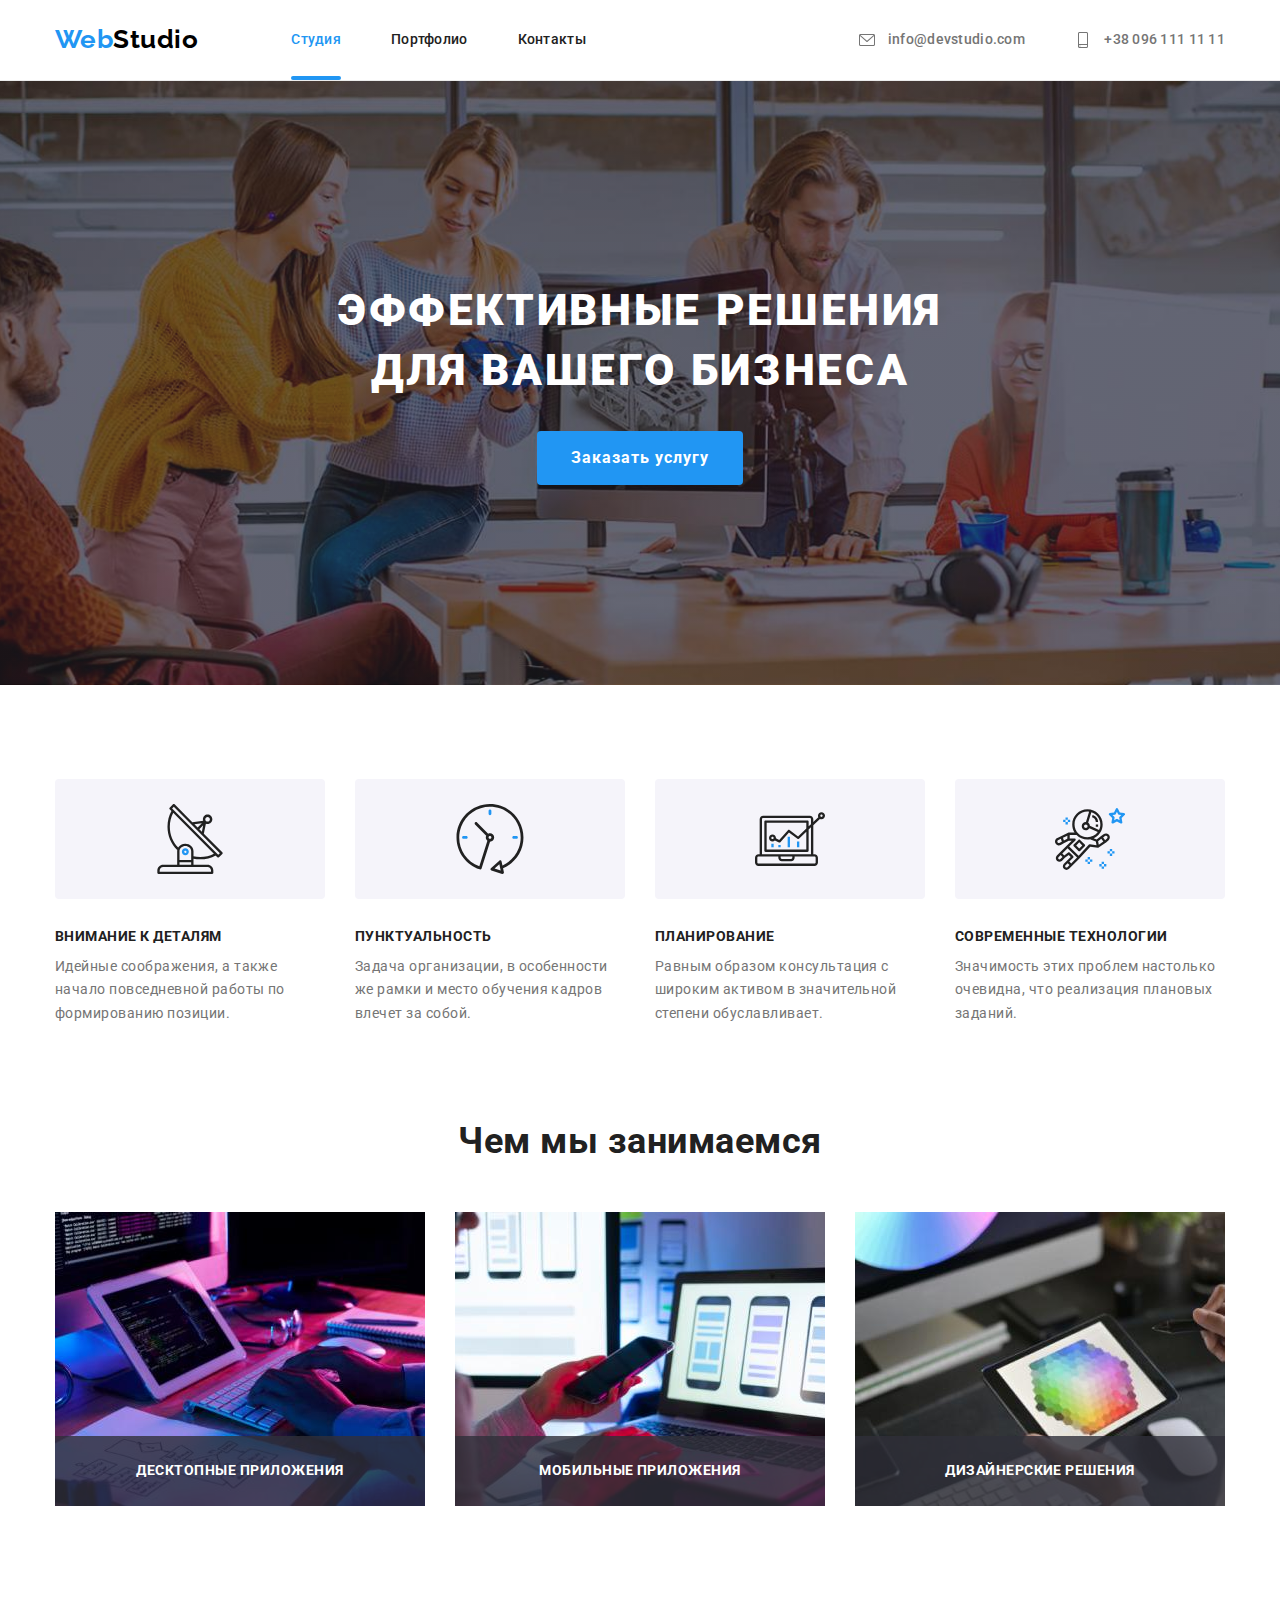
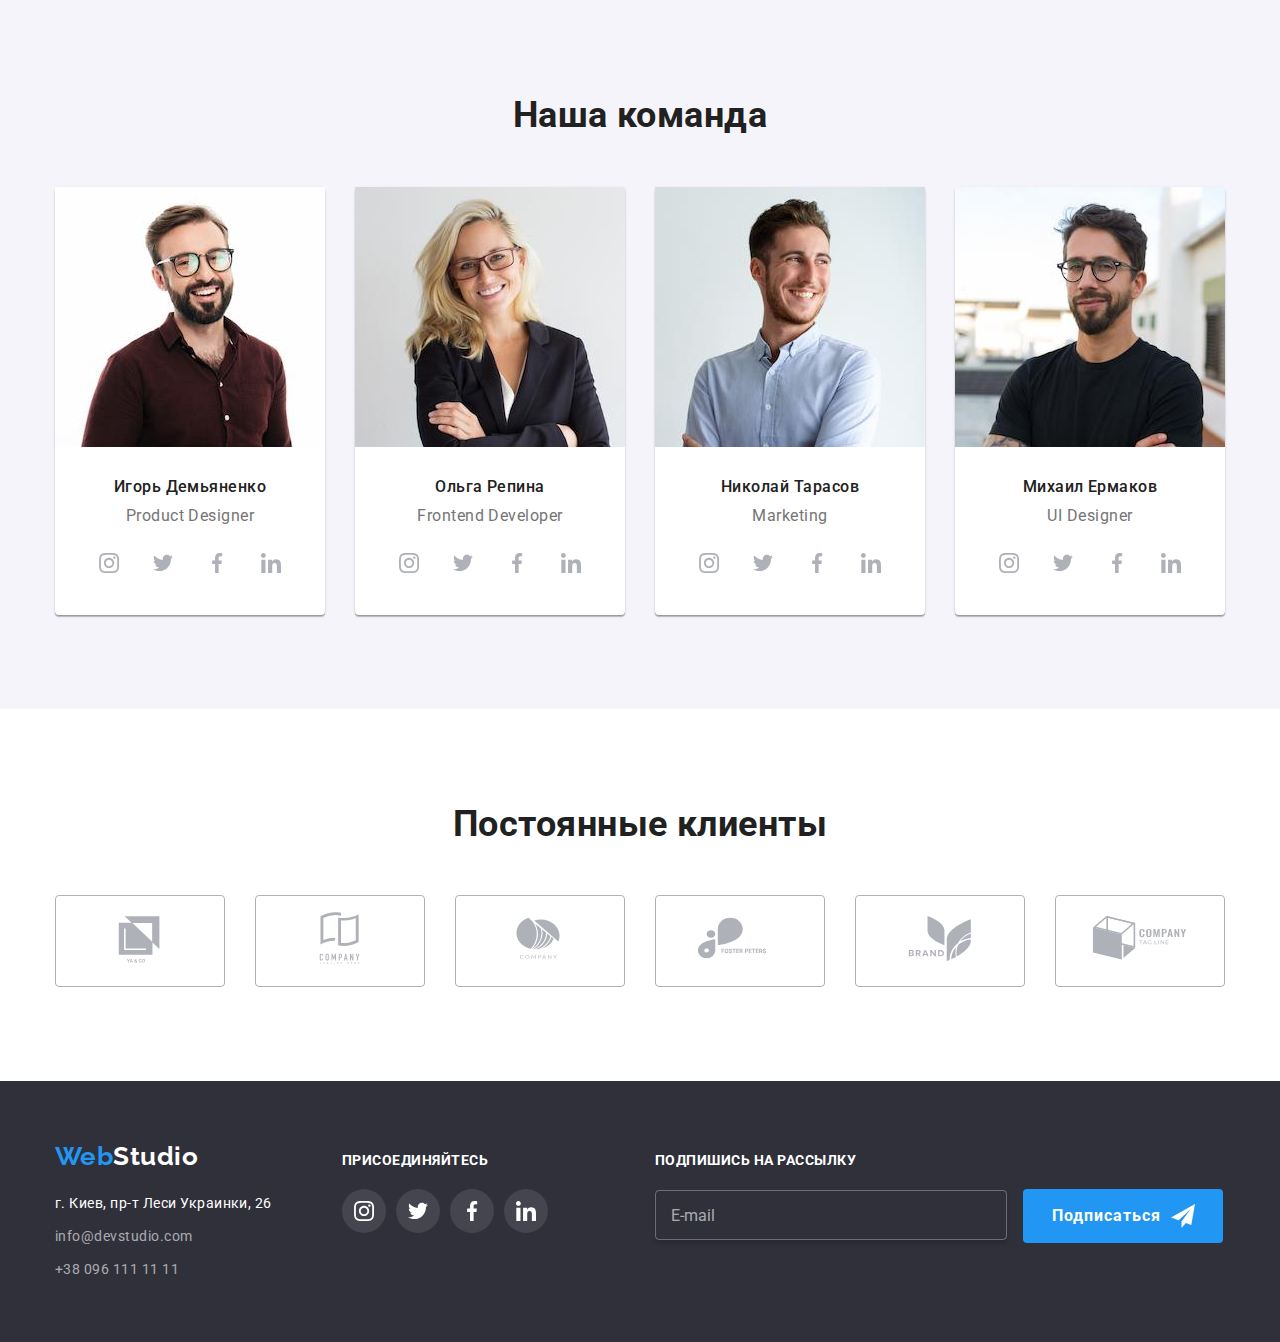
<file: index.html>
<!DOCTYPE html>
<html lang="ru">
  <head>
    <meta charset="UTF-8" />
    <meta http-equiv="X-UA-Compatible" content="IE=edge" />
    <meta name="viewport" content="width=device-width, initial-scale=1.0" />
    <title>Студия</title>
    <link
      rel="stylesheet"
      href="https://cdnjs.cloudflare.com/ajax/libs/modern-normalize/1.1.0/modern-normalize.css"
      integrity="sha512-Y0MM+V6ymRKN2zStTqzQ227DWhhp4Mzdo6gnlRnuaNCbc+YN/ZH0sBCLTM4M0oSy9c9VKiCvd4Jk44aCLrNS5Q=="
      crossorigin="anonymous"
      referrerpolicy="no-referrer"
    />
    <link rel="stylesheet" href="./css/styles.css" />
    <link rel="preconnect" href="https://fonts.googleapis.com" />
    <link rel="preconnect" href="https://fonts.gstatic.com" crossorigin />
    <link
      href="https://fonts.googleapis.com/css2?family=Raleway:wght@700&family=Roboto:wght@400;500;700;900&display=swap"
      rel="stylesheet"
    />
  </head>
  <body>
    <header>
      <div class="container main-nav">
        <nav>
          <ul class="list nav-list">
            <li class="item">
              <a class="logo link" href="./index.html">
                <span class="logo-part">Web</span>Studio</a
              >
            </li>
            <li class="item">
              <a class="nav-link current-page link" href="./index.html"
                >Студия</a
              >
            </li>
            <li class="item">
              <a class="nav-link link" href="./portfolio.html">Портфолио</a>
            </li>
            <li class="item">
              <a class="nav-link link" href="">Контакты</a>
            </li>
          </ul>
        </nav>
        <ul class="list adr-list">
          <li class="item">
            <a class="nav-link link" href="mailto:info@devstudio.com">
              <svg class="contact-icon" width="16px" height="16px">
                <use href="./img/sprite.svg#envelope"></use>
              </svg>
              info@devstudio.com</a
            >
          </li>
          <li class="item">
            <a class="nav-link link" href="tel:+380961111111">
              <svg class="contact-icon" width="16px" height="16px">
                <use href="./img/sprite.svg#smartphone"></use>
              </svg>
              +38 096 111 11 11</a
            >
          </li>
        </ul>
      </div>
    </header>
    <main>
      <!-- герой -->
      <section class="hero">
        <div class="container">
          <h1 class="hero-title">
            Эффективные решения <br />
            для вашего бизнеса
          </h1>
          <button class="hero-button btn" type="button" data-modal-open>
            Заказать услугу
          </button>
        </div>
      </section>
      <!-- Наши преимущества -->
      <section class="advantage section">
        <div class="container">
          <h2 class="advantage-title visually-hidden">Наши преимущества</h2>
          <ul class="advantage-list list">
            <li class="item">
              <div class="advatage-icon-conteiner">
                <svg class="advatage-icon" width="70px" height="70px">
                  <use href="./img/sprite.svg#antenna"></use>
                </svg>
              </div>
              <h3 class="title-item">Внимание к деталям</h3>
              <p class="text">
                Идейные соображения, а также начало повседневной работы по
                формированию позиции.
              </p>
            </li>
            <li class="item">
              <div class="advatage-icon-conteiner">
                <svg class="advatage-icon" width="70px" height="70px">
                  <use href="./img/sprite.svg#clock"></use>
                </svg>
              </div>
              <h3 class="title-item">Пунктуальность</h3>
              <p class="text">
                Задача организации, в особенности же рамки и место обучения
                кадров влечет за собой.
              </p>
            </li>
            <li class="item">
              <div class="advatage-icon-conteiner">
                <svg class="advatage-icon" width="70px" height="70px">
                  <use href="./img/sprite.svg#diagram"></use>
                </svg>
              </div>
              <h3 class="title-item">Планирование</h3>
              <p class="text">
                Равным образом консультация с широким активом в значительной
                степени обуславливает.
              </p>
            </li>
            <li class="item">
              <div class="advatage-icon-conteiner">
                <svg class="advatage-icon" width="70px" height="70px">
                  <use href="./img/sprite.svg#astronaut"></use>
                </svg>
              </div>
              <h3 class="title-item">Современные технологии</h3>
              <p class="text">
                Значимость этих проблем настолько очевидна, что реализация
                плановых заданий.
              </p>
            </li>
          </ul>
        </div>
      </section>
      <!-- Чем мы занимаемся -->
      <section class="activities section">
        <div class="container">
          <h2 class="section-title">Чем мы занимаемся</h2>
          <ul class="list">
            <li>
              <a class="link" href=""
                ><img
                  src="./img/box1.jpg"
                  alt="Создание десктопных приложений"
                  title="Создание десктопных приложений"
                  width="370"
                  height="294"
                />
                <h3 class="title-item">Десктопные приложения</h3>
              </a>
            </li>
            <li>
              <a class="link" href=""
                ><img
                  src="./img/box2.jpg"
                  alt="Создание приложения для телефона"
                  title="Создание приложения для телефона"
                  width="370"
                  height="294"
                />
                <h3 class="title-item">Мобильные приложения</h3>
              </a>
            </li>
            <li>
              <a class="link" href=""
                ><img
                  src="./img/box3.jpg"
                  alt="Приложение на планшете"
                  title="Создание приложения для планшета"
                  width="370"
                  height="294"
                />
                <h3 class="title-item">Дизайнерские решения</h3>
              </a>
            </li>
          </ul>
        </div>
      </section>
      <!-- Наша команда -->
      <section class="employee section">
        <div class="container">
          <h2 class="section-title">Наша команда</h2>
          <ul class="employee-list list">
            <li class="employee-card">
              <img
                src="./img/employee1.jpg"
                alt="Фото сотрудника Игорь Демьяненко"
                width="270"
                height="260"
              />
              <h3 class="employee-name">Игорь Демьяненко</h3>
              <p class="employee-position">Product Designer</p>
              <ul class="list social-list">
                <li class="social-item">
                  <a href="" class="social-link link">
                    <svg class="social-icon" width="20px" height="20px">
                      <use href="./img/sprite.svg#instagram"></use>
                    </svg>
                  </a>
                </li>
                <li class="social-item">
                  <a href="" class="social-link link">
                    <svg class="social-icon" width="20px" height="20px">
                      <use href="./img/sprite.svg#twitter"></use>
                    </svg>
                  </a>
                </li>
                <li class="social-item">
                  <a href="" class="social-link link">
                    <svg class="social-icon" width="20px" height="20px">
                      <use href="./img/sprite.svg#facebook"></use>
                    </svg>
                  </a>
                </li>
                <li class="social-item">
                  <a href="" class="social-link link">
                    <svg class="social-icon" width="20px" height="20px">
                      <use href="./img/sprite.svg#linkedin"></use>
                    </svg>
                  </a>
                </li>
              </ul>
            </li>
            <li class="employee-card">
              <img
                src="./img/employee2.jpg"
                alt="Фото сотрудника Ольга Репина"
                width="270"
                height="260"
              />
              <h3 class="employee-name">Ольга Репина</h3>
              <p class="employee-position">Frontend Developer</p>
              <ul class="list social-list">
                <li class="social-item">
                  <a href="" class="social-link link">
                    <svg class="social-icon" width="20px" height="20px">
                      <use href="./img/sprite.svg#instagram"></use>
                    </svg>
                  </a>
                </li>
                <li class="social-item">
                  <a href="" class="social-link link">
                    <svg class="social-icon" width="20px" height="20px">
                      <use href="./img/sprite.svg#twitter"></use>
                    </svg>
                  </a>
                </li>
                <li class="social-item">
                  <a href="" class="social-link link">
                    <svg class="social-icon" width="20px" height="20px">
                      <use href="./img/sprite.svg#facebook"></use>
                    </svg>
                  </a>
                </li>
                <li class="social-item">
                  <a href="" class="social-link link">
                    <svg class="social-icon" width="20px" height="20px">
                      <use href="./img/sprite.svg#linkedin"></use>
                    </svg>
                  </a>
                </li>
              </ul>
            </li>
            <li class="employee-card">
              <img
                src="./img/employee3.jpg"
                alt="Фото сотрудника Николай Тарасов"
                width="270"
                height="260"
              />
              <h3 class="employee-name">Николай Тарасов</h3>
              <p class="employee-position">Marketing</p>
              <ul class="list social-list">
                <li class="social-item">
                  <a href="" class="social-link link">
                    <svg class="social-icon" width="20px" height="20px">
                      <use href="./img/sprite.svg#instagram"></use>
                    </svg>
                  </a>
                </li>
                <li class="social-item">
                  <a href="" class="social-link link">
                    <svg class="social-icon" width="20px" height="20px">
                      <use href="./img/sprite.svg#twitter"></use>
                    </svg>
                  </a>
                </li>
                <li class="social-item">
                  <a href="" class="social-link link">
                    <svg class="social-icon" width="20px" height="20px">
                      <use href="./img/sprite.svg#facebook"></use>
                    </svg>
                  </a>
                </li>
                <li class="social-item">
                  <a href="" class="social-link link">
                    <svg class="social-icon" width="20px" height="20px">
                      <use href="./img/sprite.svg#linkedin"></use>
                    </svg>
                  </a>
                </li>
              </ul>
            </li>
            <li class="employee-card">
              <img
                src="./img/employee4.jpg"
                alt="Фото сотрудника Михаил Ермаков"
                width="270"
                height="260"
              />
              <h3 class="employee-name">Михаил Ермаков</h3>
              <p class="employee-position">UI Designer</p>
              <ul class="list social-list">
                <li class="social-item">
                  <a href="" class="social-link link">
                    <svg class="social-icon" width="20px" height="20px">
                      <use href="./img/sprite.svg#instagram"></use>
                    </svg>
                  </a>
                </li>
                <li class="social-item">
                  <a href="" class="social-link link">
                    <svg class="social-icon" width="20px" height="20px">
                      <use href="./img/sprite.svg#twitter"></use>
                    </svg>
                  </a>
                </li>
                <li class="social-item">
                  <a href="" class="social-link link">
                    <svg class="social-icon" width="20px" height="20px">
                      <use href="./img/sprite.svg#facebook"></use>
                    </svg>
                  </a>
                </li>
                <li class="social-item">
                  <a href="" class="social-link link">
                    <svg class="social-icon" width="20px" height="20px">
                      <use href="./img/sprite.svg#linkedin"></use>
                    </svg>
                  </a>
                </li>
              </ul>
            </li>
          </ul>
        </div>
      </section>
      <!-- Постоянные клиенты -->
      <section class="regular-clients section">
        <div class="container">
          <h2 class="section-title">Постоянные клиенты</h2>
          <ul class="clients-list list">
            <li class="client-item">
              <a href="" class="client-link">
                <svg class="client-logo" height="60px" width="106px">
                  <use href="./img/sprite.svg#client-1"></use>
                </svg>
              </a>
            </li>
            <li class="client-item">
              <a href="" class="client-link">
                <svg class="client-logo" height="60px" width="106px">
                  <use href="./img/sprite.svg#client-2"></use>
                </svg>
              </a>
            </li>
            <li class="client-item">
              <a href="" class="client-link">
                <svg class="client-logo" height="60px" width="106px">
                  <use href="./img/sprite.svg#client-3"></use>
                </svg>
              </a>
            </li>
            <li class="client-item">
              <a href="" class="client-link">
                <svg class="client-logo" height="60px" width="106px">
                  <use href="./img/sprite.svg#client-4"></use>
                </svg>
              </a>
            </li>
            <li class="client-item">
              <a href="" class="client-link">
                <svg class="client-logo" height="60px" width="106px">
                  <use href="./img/sprite.svg#client-5"></use>
                </svg>
              </a>
            </li>
            <li class="client-item">
              <a href="" class="client-link">
                <svg class="client-logo" height="60px" width="106px">
                  <use href="./img/sprite.svg#client-6"></use>
                </svg>
              </a>
            </li>
          </ul>
        </div>
      </section>
    </main>
    <footer>
      <div class="container footer-bar">
        <div class="footer-adress">
          <a class="logo link footer" href="./index.html">
            <span class="logo-part">Web</span>Studio</a
          >
          <address class="adr">
            <ul class="list">
              <li class="item">
                <a
                  class="link footer"
                  href="https://goo.gl/maps/R8nCLbpQaiYrAZ2fA"
                  target="_blank"
                  rel="nofollow noopener"
                  >г. Киев, пр-т Леси Украинки, 26</a
                >
              </li>
              <li class="item">
                <a class="link footer contact" href="mailto:info@devstudio.com"
                  >info@devstudio.com</a
                >
              </li>
              <li class="item">
                <a class="link footer contact" href="tel:+380961111111"
                  >+38 096 111 11 11</a
                >
              </li>
            </ul>
          </address>
        </div>
        <div class="footer-connect">
          <h3 class="title-item">Присоединяйтесь</h3>
          <ul class="list social-list">
            <li class="social-item">
              <a href="" class="social-link link">
                <svg class="footer-social-icon" width="20px" height="20px">
                  <use href="./img/sprite.svg#instagram"></use>
                </svg>
              </a>
            </li>
            <li class="social-item">
              <a href="" class="social-link link">
                <svg class="footer-social-icon" width="20px" height="20px">
                  <use href="./img/sprite.svg#twitter"></use>
                </svg>
              </a>
            </li>
            <li class="social-item">
              <a href="" class="social-link link">
                <svg class="footer-social-icon" width="20px" height="20px">
                  <use href="./img/sprite.svg#facebook"></use>
                </svg>
              </a>
            </li>
            <li class="social-item">
              <a href="" class="social-link link">
                <svg class="footer-social-icon" width="20px" height="20px">
                  <use href="./img/sprite.svg#linkedin"></use>
                </svg>
              </a>
            </li>
          </ul>
        </div>
        <form class="footer-subscribe">
          <label for="subscribe" class="title-item"
            >подпишись на рассылку</label
          >
          <input
            type="email"
            name="email"
            id="subscribe"
            placeholder="E-mail"
          />
          <button type="submit" class="subscribe-button btn">
            Подписаться
            <svg class="subscribe-icon">
              <use href="./img/sprite.svg#subscribe"></use>
            </svg>
          </button>
        </form>
      </div>
    </footer>
    <div class="backdrop is-hidden" data-modal>
      <div class="modal">
        <button type="button" class="close-button" data-modal-close>
          <svg class="icon-close">
            <use href="./img/sprite.svg#close"></use>
          </svg>
        </button>
        <form class="modal-form">
          <p class="modal-title">Оставьте свои данные, мы вам перезвоним</p>
          <label for="name" class="name-label modal-form-label">Имя</label>
          <div class="name-input">
            <input type="text" name="name" id="name" />
            <svg class="modal-input-icon">
              <use href="./img/sprite.svg#icon-name"></use>
            </svg>
          </div>
          <label for="phone" class="modal-form-label">Телефон</label>
          <div class="name-input">
            <input type="tel" name="phone" id="phone" />
            <svg class="modal-input-icon">
              <use href="./img/sprite.svg#icon-phone"></use>
            </svg>
          </div>
          <label for="email" class="modal-form-label">Почта</label>
          <div class="name-input">
            <input type="email" name="email" id="email" />
            <svg class="modal-input-icon">
              <use href="./img/sprite.svg#icon-email"></use>
            </svg>
          </div>
          <label for="comment" class="modal-form-label">Комментарий </label>
          <textarea
            name="comment"
            id="comment"
            rows="6"
            placeholder="Введите текст"
          ></textarea>
          <div class="agreement-box">
            <input
              type="checkbox"
              name="agreement"
              id="agreement"
              value="yes"
              class="hidden custom-checkbox"
            />
            <svg class="icon-unchecked">
              <use href="./img/sprite.svg#icon-uncheck"></use>
            </svg>
            <svg class="icon-checked">
              <use href="./img/sprite.svg#icon-check"></use>
            </svg>
            <label for="agreement">
              Соглашаюсь с рассылкой и принимаю&nbsp;</label
            >
            <a href="" class="terms-agreement">Условия договора</a>
          </div>
          <button type="submit" class="btn send-button">Отправить</button>
        </form>
      </div>
    </div>
    <script src="./js/modal.js"></script>
  </body>
</html>
</file>
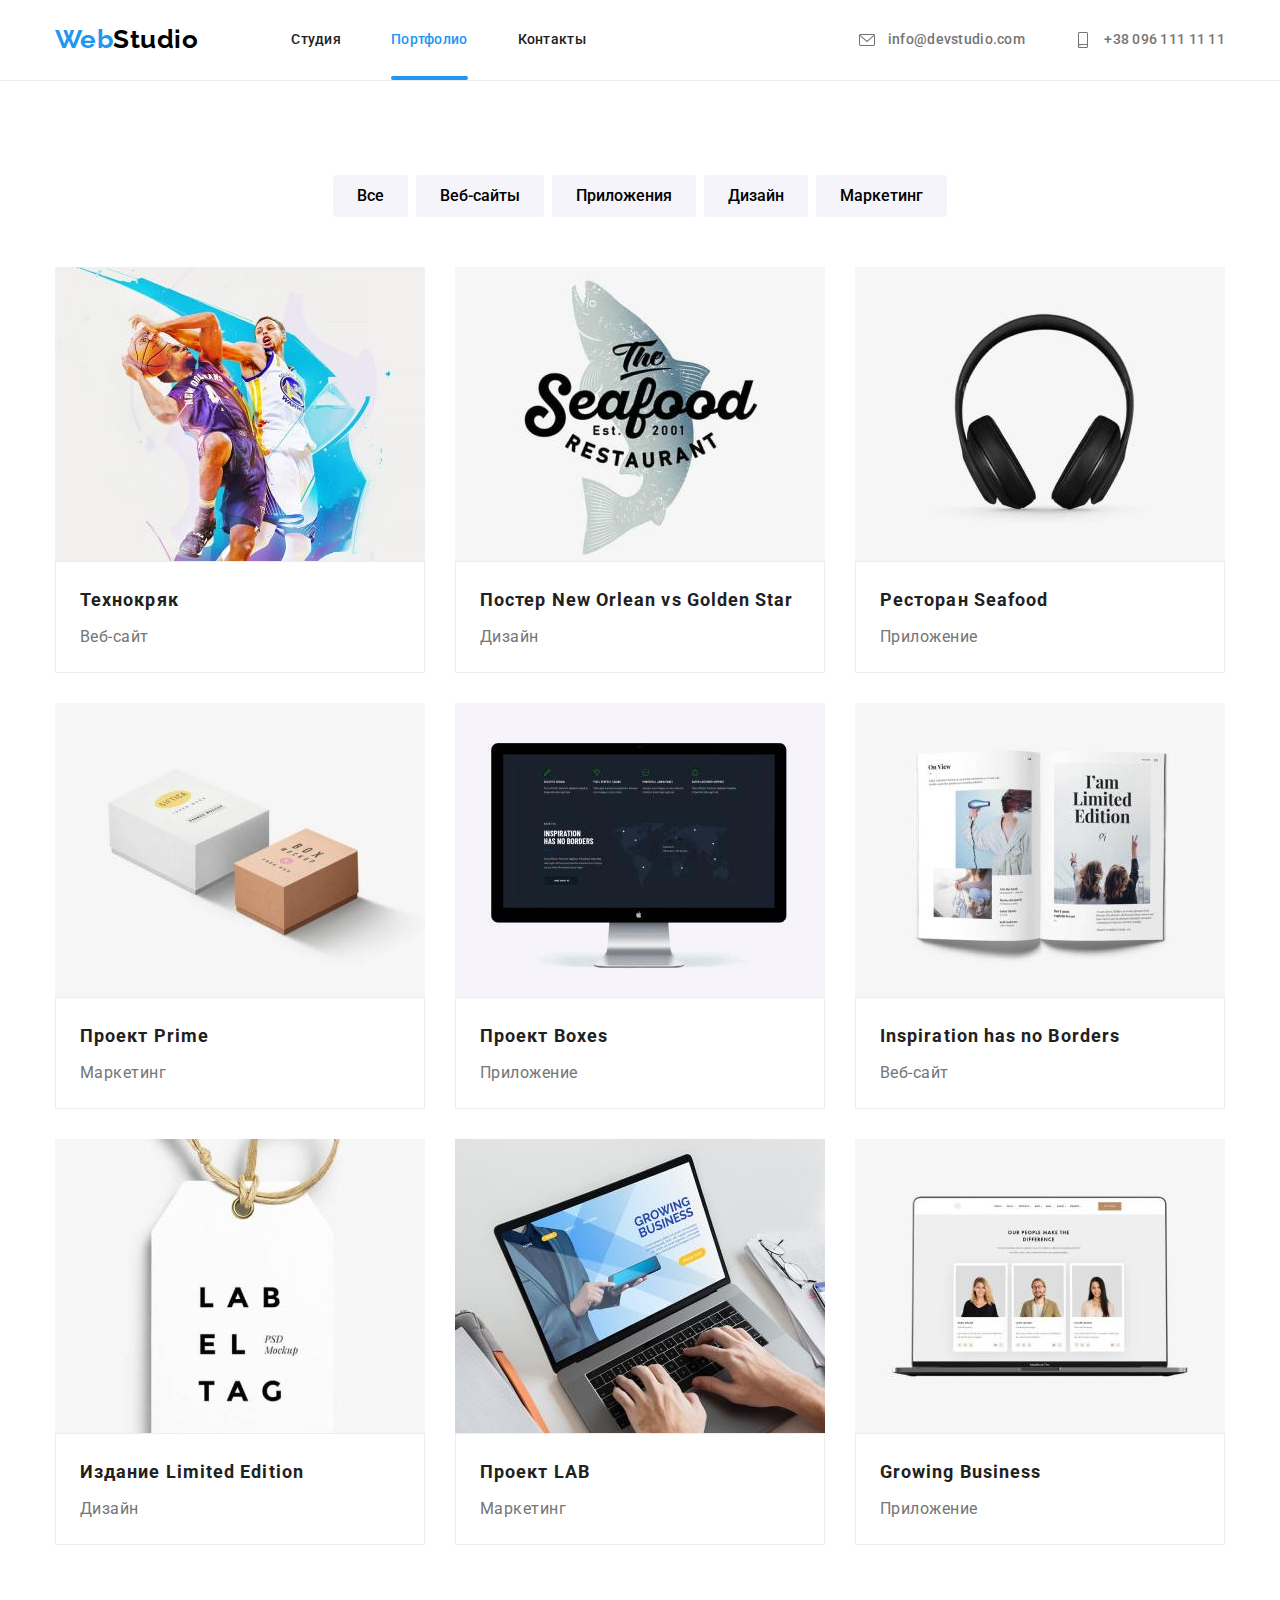
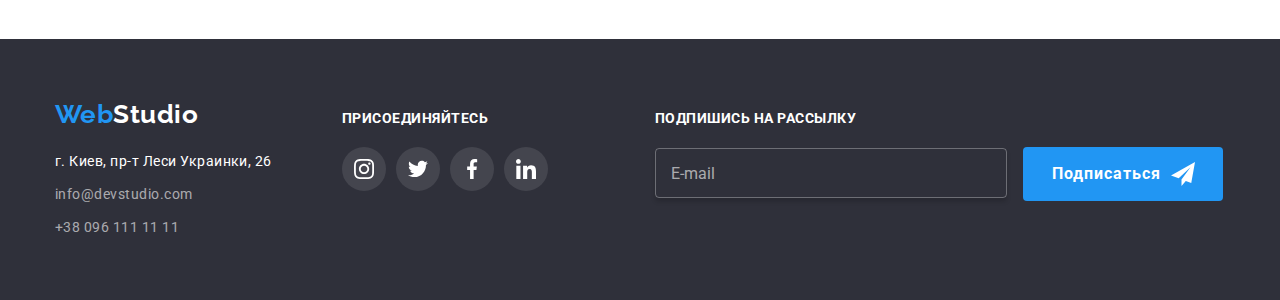
<file: portfolio.html>
<!DOCTYPE html>
<html lang="en">
  <head>
    <meta charset="UTF-8" />
    <meta http-equiv="X-UA-Compatible" content="IE=edge" />
    <meta name="viewport" content="width=device-width, initial-scale=1.0" />
    <title>Портфолио Студия</title>
    <link
      rel="stylesheet"
      href="https://cdnjs.cloudflare.com/ajax/libs/modern-normalize/1.1.0/modern-normalize.css"
      integrity="sha512-Y0MM+V6ymRKN2zStTqzQ227DWhhp4Mzdo6gnlRnuaNCbc+YN/ZH0sBCLTM4M0oSy9c9VKiCvd4Jk44aCLrNS5Q=="
      crossorigin="anonymous"
      referrerpolicy="no-referrer"
    />
    <link rel="stylesheet" href="./css/styles.css" />
    <link rel="preconnect" href="https://fonts.googleapis.com" />
    <link rel="preconnect" href="https://fonts.gstatic.com" crossorigin />
    <link
      href="https://fonts.googleapis.com/css2?family=Raleway:wght@700&family=Roboto:wght@400;500;700;900&display=swap"
      rel="stylesheet"
    />
  </head>
  <body>
    <header>
      <div class="container main-nav">
        <nav>
          <ul class="list nav-list">
            <li class="item">
              <a class="logo link" href="./index.html">
                <span class="logo-part">Web</span>Studio</a
              >
            </li>
            <li class="item">
              <a class="nav-link link" href="./index.html">Студия</a>
            </li>
            <li class="item">
              <a class="nav-link current-page link" href="./portfolio.html"
                >Портфолио</a
              >
            </li>
            <li class="item">
              <a class="nav-link link" href="">Контакты</a>
            </li>
          </ul>
        </nav>
        <ul class="list adr-list">
          <li class="item">
            <a class="nav-link link" href="mailto:info@devstudio.com">
              <svg class="contact-icon" width="16px" height="16px">
                <use href="./img/sprite.svg#envelope"></use>
              </svg>
              info@devstudio.com</a
            >
          </li>
          <li class="item">
            <a class="nav-link link" href="tel:+380961111111">
              <svg class="contact-icon" width="16px" height="16px">
                <use href="./img/sprite.svg#smartphone"></use>
              </svg>
              +38 096 111 11 11</a
            >
          </li>
        </ul>
      </div>
    </header>
    <main>
      <section class="container section">
        <h1 class="visually-hidden">Наши проэкты</h1>
        <ul class="filter-list list">
          <li class="item">
            <button class="filter-button" type="button">Все</button>
          </li>
          <li class="item">
            <button class="filter-button" type="button">Веб-сайты</button>
          </li>
          <li class="item">
            <button class="filter-button" type="button">Приложения</button>
          </li>
          <li class="item">
            <button class="filter-button" type="button">Дизайн</button>
          </li>
          <li class="item">
            <button class="filter-button" type="button">Маркетинг</button>
          </li>
        </ul>
        <ul class="portfolio list">
          <li class="item">
            <a href="" class="link"
              ><div class="thumb">
                <img
                  src="./img/portf1.jpg"
                  alt="Фото сайта Технокряк"
                  width="370"
                  height="294"
                />
                <p class="thumb-text">
                  Технокряк это современная площадка распространения
                  коронавируса. Компании используют эту платформу для цифрового
                  шпионажа и атак на защищённые сервера конкурентов.
                </p>
              </div>

              <div class="item-description">
                <h2 class="project-title">Технокряк</h2>
                <p class="project-type">Веб-сайт</p>
              </div>
            </a>
          </li>
          <li class="item">
            <a href="" class="link"
              ><div class="thumb">
                <img
                  src="./img/portf2.jpg"
                  alt="Фото постера New Orlean vs Golden Star"
                  width="370"
                  height="294"
                />
                <p class="thumb-text">
                  Технокряк это современная площадка распространения
                  коронавируса. Компании используют эту платформу для цифрового
                  шпионажа и атак на защищённые сервера конкурентов.
                </p>
              </div>
              <div class="item-description">
                <h2 class="project-title">Постер New Orlean vs Golden Star</h2>
                <p class="project-type">Дизайн</p>
              </div>
            </a>
          </li>
          <li class="item">
            <a href="" class="link"
              ><div class="thumb">
                <img
                  src="./img/portf3.jpg"
                  alt="Фото приложения Ресторана Seafood"
                  width="370"
                  height="294"
                />
                <p class="thumb-text">
                  Технокряк это современная площадка распространения
                  коронавируса. Компании используют эту платформу для цифрового
                  шпионажа и атак на защищённые сервера конкурентов.
                </p>
              </div>
              <div class="item-description">
                <h2 class="project-title">Ресторан Seafood</h2>
                <p class="project-type">Приложение</p>
              </div>
            </a>
          </li>
          <li class="item">
            <a href="" class="link"
              ><div class="thumb">
                <img
                  src="./img/portf4.jpg"
                  alt="Фото Проекта Prime"
                  width="370"
                  height="294"
                />
                <p class="thumb-text">
                  Технокряк это современная площадка распространения
                  коронавируса. Компании используют эту платформу для цифрового
                  шпионажа и атак на защищённые сервера конкурентов.
                </p>
              </div>
              <div class="item-description">
                <h2 class="project-title">Проект Prime</h2>
                <p class="project-type">Маркетинг</p>
              </div>
            </a>
          </li>
          <li class="item">
            <a href="" class="link"
              ><div class="thumb">
                <img
                  src="./img/portf5.jpg"
                  alt="Фото приложения Проекта Boxes"
                  width="370"
                  height="294"
                />
                <p class="thumb-text">
                  Технокряк это современная площадка распространения
                  коронавируса. Компании используют эту платформу для цифрового
                  шпионажа и атак на защищённые сервера конкурентов.
                </p>
              </div>
              <div class="item-description">
                <h2 class="project-title">Проект Boxes</h2>
                <p class="project-type">Приложение</p>
              </div>
            </a>
          </li>
          <li class="item">
            <a href="" class="link"
              ><div class="thumb">
                <img
                  src="./img/portf6.jpg"
                  alt="Фото сайта Inspiration has no Borders"
                  width="370"
                  height="294"
                />
                <p class="thumb-text">
                  Технокряк это современная площадка распространения
                  коронавируса. Компании используют эту платформу для цифрового
                  шпионажа и атак на защищённые сервера конкурентов.
                </p>
              </div>
              <div class="item-description">
                <h2 class="project-title">Inspiration has no Borders</h2>
                <p class="project-type">Веб-сайт</p>
              </div>
            </a>
          </li>
          <li class="item">
            <a href="" class="link"
              ><div class="thumb">
                <img
                  src="./img/portf7.jpg"
                  alt="фото физайна Издания Limited Edition"
                  width="370"
                  height="294"
                />
                <p class="thumb-text">
                  Технокряк это современная площадка распространения
                  коронавируса. Компании используют эту платформу для цифрового
                  шпионажа и атак на защищённые сервера конкурентов.
                </p>
              </div>
              <div class="item-description">
                <h2 class="project-title">Издание Limited Edition</h2>
                <p class="project-type">Дизайн</p>
              </div>
            </a>
          </li>
          <li class="item">
            <a href="" class="link"
              ><div class="thumb">
                <img
                  src="./img/portf8.jpg"
                  alt="Фото Проекта LAB"
                  width="370"
                  height="294"
                />
                <p class="thumb-text">
                  Технокряк это современная площадка распространения
                  коронавируса. Компании используют эту платформу для цифрового
                  шпионажа и атак на защищённые сервера конкурентов.
                </p>
              </div>
              <div class="item-description">
                <h2 class="project-title">Проект LAB</h2>
                <p class="project-type">Маркетинг</p>
              </div>
            </a>
          </li>
          <li class="item">
            <a href="" class="link"
              ><div class="thumb">
                <img
                  src="./img/portf9.jpg"
                  alt=" Фото приложения Growing Business"
                  width="370"
                  height="294"
                />
                <p class="thumb-text">
                  Технокряк это современная площадка распространения
                  коронавируса. Компании используют эту платформу для цифрового
                  шпионажа и атак на защищённые сервера конкурентов.
                </p>
              </div>
              <div class="item-description">
                <h2 class="project-title">Growing Business</h2>
                <p class="project-type">Приложение</p>
              </div>
            </a>
          </li>
        </ul>
      </section>
    </main>
    <footer>
      <div class="container footer-bar">
        <div class="footer-adress">
          <a class="logo link footer" href="./index.html">
            <span class="logo-part">Web</span>Studio</a
          >
          <address class="adr">
            <ul class="list">
              <li class="item">
                <a
                  class="link footer"
                  href="https://goo.gl/maps/R8nCLbpQaiYrAZ2fA"
                  target="_blank"
                  rel="nofollow noopener"
                  >г. Киев, пр-т Леси Украинки, 26</a
                >
              </li>
              <li class="item">
                <a class="link footer contact" href="mailto:info@devstudio.com"
                  >info@devstudio.com</a
                >
              </li>
              <li class="item">
                <a class="link footer contact" href="tel:+380961111111"
                  >+38 096 111 11 11</a
                >
              </li>
            </ul>
          </address>
        </div>
        <div class="footer-connect">
          <h3 class="title-item">Присоединяйтесь</h3>
          <ul class="list social-list">
            <li class="social-item">
              <a href="" class="social-link link">
                <svg class="footer-social-icon" width="20px" height="20px">
                  <use href="./img/sprite.svg#instagram"></use>
                </svg>
              </a>
            </li>
            <li class="social-item">
              <a href="" class="social-link link">
                <svg class="footer-social-icon" width="20px" height="20px">
                  <use href="./img/sprite.svg#twitter"></use>
                </svg>
              </a>
            </li>
            <li class="social-item">
              <a href="" class="social-link link">
                <svg class="footer-social-icon" width="20px" height="20px">
                  <use href="./img/sprite.svg#facebook"></use>
                </svg>
              </a>
            </li>
            <li class="social-item">
              <a href="" class="social-link link">
                <svg class="footer-social-icon" width="20px" height="20px">
                  <use href="./img/sprite.svg#linkedin"></use>
                </svg>
              </a>
            </li>
          </ul>
        </div>
        <form class="footer-subscribe">
          <label for="subscribe" class="title-item"
            >подпишись на рассылку</label
          >
          <input
            type="email"
            name="email"
            id="subscribe"
            placeholder="E-mail"
          />
          <button type="submit" class="subscribe-button btn">
            Подписаться
            <svg class="subscribe-icon">
              <use href="./img/sprite.svg#subscribe"></use>
            </svg>
          </button>
        </form>
      </div>
    </footer>
  </body>
</html>
</file>
<file: css/styles.css>
:root {
  --logo-color: #000000;
  --brand-color: #2196f3;
  --title-color: #212121;
  --text-color: #757575;
  --text-alt-color: #ffffff;
  --background-color: #ffffff;
  --alt-background-color: #f5f4fa;
  --dark-background-color: #2f303a;
  --header-border-color: #ececec;
  --porfolio-item-border-color: #eeeeee;
  --hover-button-hero: #188ce8;
  --icon-color: #afb1b8;
  --hero-background: #c4c4c4;
}
.visually-hidden {
  position: absolute;
  width: 1px;
  height: 1px;
  margin: -1px;
  border: 0;
  padding: 0;

  white-space: nowrap;
  clip-path: inset(100%);
  clip: rect(0 0 0 0);
  overflow: hidden;
}

body {
  font-family: roboto, sans-serif;
  color: var(--text-color);
  letter-spacing: 0.03em;
  background-color: var(--background-color);
}
h1,
h2,
h3,
p,
ul {
  margin: 0px;
  padding: 0px;
}
h1,
h2,
h3 {
  color: var(--title-color);
}
img {
  display: block;
}
.container {
  width: 1200px;
  margin-left: auto;
  margin-right: auto;
  padding-left: 15px;
  padding-right: 15px;
}
.link {
  text-decoration: none;
}
.list {
  list-style: none;
}
.section {
  padding-top: 94px;
  padding-bottom: 94px;
}

/* Header */
header {
  border-bottom: 1px solid var(--header-border-color);
}
.logo {
  font-family: raleway;
  font-weight: 700;
  font-size: 26px;
  line-height: 1.2;
  color: var(--logo-color);
}

.logo-part {
  color: var(--brand-color);
}
.main-nav {
  display: flex;
  align-items: center;
}

.nav-list {
  display: flex;
  align-items: center;
}
.nav-list .item:not(:last-child) {
  margin-right: 50px;
}
.nav-list .item:first-child {
  margin-right: 93px;
}
.adr-list {
  display: flex;
  margin-left: auto;
}
.adr-list .nav-link {
  color: var(--text-color);
}

.adr-list .item:not(:last-child) {
  margin-right: 50px;
}
.contact-icon {
  margin-right: 10px;
  vertical-align: bottom;
  fill: var(--text-color);
  transition: fill 250ms cubic-bezier(0.4, 0, 0.2, 1);
}
.nav-link:hover .contact-icon,
.nav-link:focus .contact-icon {
  fill: var(--brand-color);
}

.nav-link {
  display: block;
  padding-top: 32px;
  padding-bottom: 32px;

  font-weight: 500;
  font-size: 14px;
  line-height: 1.14;
  letter-spacing: 0.02em;
  color: var(--title-color);
  transition: color 250ms cubic-bezier(0.4, 0, 0.2, 1);
}
.nav-link:hover,
.nav-link:focus {
  color: var(--brand-color);
}
.current-page {
  color: var(--brand-color);
  position: relative;
}
.current-page::after {
  content: '';
  background-color: var(--brand-color);
  width: 100%;
  height: 4px;
  display: block;
  border-radius: 4px;
  position: absolute;
  bottom: 0;
}
/* Main */

.hero {
  max-width: 1600px;
  margin-left: auto;
  margin-right: auto;
  padding-top: 200px;
  padding-bottom: 200px;
  text-align: center;
  background-color: var(--hero-background);
  background-image: linear-gradient(
      rgba(47, 48, 58, 0.4),
      rgba(47, 48, 58, 0.4)
    ),
    url(../img/background.jpg);
  background-repeat: no-repeat;
  background-position: center;
  background-size: cover;
}
.hero-title {
  margin-bottom: 30px;

  font-weight: 900;
  font-size: 44px;
  line-height: 1.36;
  letter-spacing: 0.06em;
  text-transform: uppercase;
  color: var(--text-alt-color);
}
.hero-button {
  padding: 10px 32px;
}
.btn {
  font-weight: 700;
  font-size: 16px;
  line-height: 1.87;
  letter-spacing: 0.06em;
  color: var(--text-alt-color);
  background-color: var(--brand-color);
  border-color: transparent;
  border-radius: 4px;
  transition: background-color 250ms cubic-bezier(0.4, 0, 0.2, 1);
}
.btn:hover,
.btn:focus {
  background-color: var(--hover-button-hero);
  cursor: pointer;
}
.advantage.section {
  padding-bottom: 0;
}

.advantage-list {
  display: flex;
}
.advantage-list .item {
  width: calc((100% - 90px) / 4);
}
.advantage .item:not(:first-child) {
  margin-left: 30px;
}
.advatage-icon-conteiner {
  width: 270px;
  height: 120px;
  margin-bottom: 30px;
  border-radius: 4px;
  background-color: var(--alt-background-color);
  display: flex;
  justify-content: center;
  align-items: center;
}
.advantage .title-item {
  margin-bottom: 10px;
}
.title-item {
  font-size: 14px;
  line-height: 1.14;
  text-transform: uppercase;
}
.advantage .text {
  font-size: 14px;
  line-height: 1.71;
}
.section-title {
  margin-bottom: 50px;

  text-align: center;
  font-size: 36px;
  line-height: 1.17;
}
.activities .list {
  display: flex;
  justify-content: space-between;
}
.activities .link {
  display: block;
}
.activities .link {
  position: relative;
}
.activities .title-item {
  position: absolute;
  bottom: 0;
  color: var(--text-alt-color);
  background-color: rgba(47, 48, 58, 0.8);
  width: 100%;
  height: 70px;
  text-align: center;
  padding-top: 27px;
  padding-bottom: 27px;
}
.employee {
  background-color: var(--alt-background-color);
  line-height: 1.19;
  text-align: center;
}
.employee-list {
  display: flex;
  justify-content: space-between;
}
.employee-card {
  background-color: var(--background-color);
  border-radius: 4px;
  box-shadow: 0px 1px 3px rgba(0, 0, 0, 0.12), 0px 1px 1px rgba(0, 0, 0, 0.14),
    0px 2px 1px rgba(0, 0, 0, 0.2);
}

.employee-name {
  margin-top: 30px;

  font-weight: 500;
  font-size: 16px;
}
.employee-position {
  margin-top: 10px;

  font-weight: normal;
  font-size: 16px;

  color: var(--text-color);
}
.social-list {
  display: flex;
  justify-content: center;
  margin-top: 16px;
  margin-bottom: 30px;
}
.social-item {
  width: 44px;
  height: 44px;
}
.social-item:not(:last-child) {
  margin-right: 10px;
}
.social-link {
  display: flex;
  border-radius: 50%;
  width: 100%;
  height: 100%;
  justify-content: center;
  align-items: center;
  transition: background-color 250ms cubic-bezier(0.4, 0, 0.2, 1);
}
.social-link:hover,
.social-link:focus {
  background-color: var(--hover-button-hero);
}
.social-link:hover .social-icon,
.social-link:focus .social-icon {
  fill: var(--text-alt-color);
}

.social-icon {
  fill: var(--icon-color);
  transition: fill 250ms cubic-bezier(0.4, 0, 0.2, 1);
}
.clients-list {
  display: flex;
  justify-content: center;
  align-items: center;
}
.client-item {
  display: flex;
  justify-content: center;
  align-items: center;

  width: 170px;
  height: 92px;
  border: var(--icon-color) solid 1px;
  border-radius: 4px;
  transition: border-color 250ms cubic-bezier(0.4, 0, 0.2, 1);
}
.client-item:not(:last-child) {
  margin-right: 30px;
}
.client-item:hover,
.client-item:focus {
  border-color: var(--hover-button-hero);
}

.client-item:hover .client-logo,
.client-item:focus .client-logo {
  fill: var(--hover-button-hero);
}

.client-logo {
  fill: var(--icon-color);
  transition: fill 250ms cubic-bezier(0.4, 0, 0.2, 1);
}

/* Портфолио */
.portfolio {
  display: flex;
  flex-wrap: wrap;
}
.filter-list {
  display: flex;
  justify-content: center;
  margin-bottom: 50px;
}

.filter-list .item:not(:last-child) {
  margin-right: 8px;
}
.filter-button {
  font-weight: 500;
  font-size: 16px;
  line-height: 1.63;
  background: var(--alt-background-color);
  cursor: pointer;
  border-radius: 4px;
  border-color: transparent;
  padding: 6px 22px;
  transition: background 250ms cubic-bezier(0.4, 0, 0.2, 1),
    color 250ms cubic-bezier(0.4, 0, 0.2, 1),
    box-shadow 250ms cubic-bezier(0.4, 0, 0.2, 1);
}
.filter-button:focus,
.filter-button:hover {
  background: var(--brand-color);
  color: var(--text-alt-color);
  box-shadow: 0px 3px 1px rgba(0, 0, 0, 0.1), 0px 1px 2px rgba(0, 0, 0, 0.08),
    0px 2px 2px rgba(0, 0, 0, 0.12);
}
.item-description {
  padding: 20px 24px;
  border: 1px solid var(--porfolio-item-border-color);
}
.project-title {
  font-size: 18px;
  line-height: 2;
  letter-spacing: 0.06em;
}
.project-type {
  margin-top: 4px;
  font-size: 16px;
  line-height: 1.87;
  color: var(--text-color);
}
.thumb {
  position: relative;
  overflow: hidden;
}
.thumb-text {
  position: absolute;
  bottom: -100%;
  height: 100%;
  width: 100%;
  background-color: rgba(33, 150, 243, 0.9);
  color: var(--text-alt-color);
  font-size: 18px;
  line-height: 1.55;
  padding: 63px 24px;
  transition: transform 250ms cubic-bezier(0.4, 0, 0.2, 1);
}
.portfolio .item {
  width: calc((100% - 60px) / 3);
  transition: box-shadow 250ms cubic-bezier(0.4, 0, 0.2, 1);
}
.portfolio .item:hover,
.portfolio .item:focus {
  box-shadow: 0px 1px 1px rgba(0, 0, 0, 0.12), 0px 4px 4px rgba(0, 0, 0, 0.06),
    1px 4px 6px rgba(0, 0, 0, 0.16);
}
.portfolio .item:hover .thumb-text,
.portfolio .item:focus .thumb-text {
  transform: translateY(-100%);
}
.portfolio .item:not(:nth-child(3n)) {
  margin-right: 30px;
}
.portfolio .item:not(:nth-last-child(-n + 3)) {
  margin-bottom: 30px;
}

/* Footer */
footer {
  background-color: var(--dark-background-color);
  padding: 60px 0;
}
.footer-bar {
  display: flex;
}
.footer-connect {
  margin-left: 70px;
  margin-top: 12px;
}
.footer-connect .title-item {
  margin-bottom: 20px;
  color: var(--text-alt-color);
}
.footer-connect .social-link {
  background: rgba(255, 255, 255, 0.1);
}
.footer-social-icon {
  fill: var(--text-alt-color);
}
.footer-connect .social-link:hover,
.footer-connect .social-link:focus {
  background-color: var(--hover-button-hero);
}
.adr {
  margin-top: 20px;

  font-weight: 400;
  font-style: normal;
  font-size: 14px;
  line-height: 1.71;
  color: var(--text-alt-color);
}
.adr .item.item:not(:last-child) {
  margin-bottom: 9px;
}
.footer {
  color: var(--text-alt-color);
}

.contact {
  color: rgba(255, 255, 255, 0.6);
}
.footer-subscribe {
  margin-top: 12px;
  width: calc((100% - 30px) / 2);
  margin-left: auto;
}
.footer-subscribe .title-item {
  display: block;
  margin-bottom: 20px;
  font-weight: 700;
  color: var(--text-alt-color);
}
.footer-subscribe input::placeholder {
  color: rgba(255, 255, 255, 0.6);
}
.footer-subscribe input {
  width: calc(100% - 218px);
  height: 50px;
  padding: 15px;

  border-radius: 4px;
  background-color: transparent;
  border: 1px solid rgba(255, 255, 255, 0.3);
  box-shadow: 0px 4px 4px rgba(0, 0, 0, 0.15);
  color: var(--text-alt-color);
}
.subscribe-button {
  display: inline-flex;
  justify-content: center;
  align-items: center;
  min-height: 50px;
  min-width: 200px;
  padding: 10px 0;
  margin-left: 12px;
}
.subscribe-icon {
  width: 24px;
  height: 24px;
  margin-left: 10px;
  fill: var(--text-alt-color);
}

/* Backdrop & modal */
.backdrop {
  position: fixed;
  top: 0;
  left: 0;
  height: 100vh;
  width: 100vw;
  background-color: rgba(0, 0, 0, 0.2);
  opacity: 1;
  transition: opacity 250ms cubic-bezier(0.4, 0, 0.2, 1);
}
.backdrop.is-hidden {
  opacity: 0;
  pointer-events: none;
}
.modal {
  position: absolute;
  top: 50%;
  left: 50%;
  transform: translate(-50%, -50%) scale(1);

  min-width: 528px;
  min-height: 581px;
  border-radius: 4px;
  box-shadow: 0px 1px 3px rgba(0, 0, 0, 0.12), 0px 1px 1px rgba(0, 0, 0, 0.14),
    0px 2px 1px rgba(0, 0, 0, 0.2);
  background-color: var(--background-color);
  transition: transform 250ms cubic-bezier(0.4, 0, 0.2, 1);
}
.backdrop.is-hidden .modal {
  transform: translate(-50%, -50%) scale(1.3);
}
.close-button {
  position: absolute;
  top: 8px;
  right: 8px;
  height: 30px;
  width: 30px;
  border-radius: 50%;
  border-width: 1px;
  border-color: rgba(0, 0, 0, 0.1);
  background-color: transparent;
  display: flex;
  align-items: center;
  justify-content: center;
}
.icon-close {
  height: 11px;
  width: 11px;
}
.close-button:focus,
.close-button:hover {
  cursor: pointer;
}
.modal-form {
  height: 581px;
  width: 528px;
  padding: 40px 40px;
  display: flex;
  flex-direction: column;
}
.modal-title {
  font-weight: 700;
  font-size: 20px;
  text-align: center;
  letter-spacing: 0.03em;
  color: var(--title-color);
}
.name-label {
  font-size: 12px;
}
.modal-form-label {
  font-size: 10px;
  line-height: 1.17;
  letter-spacing: 0.01em;
  color: var(--text-color);
  margin-top: 12px;
  margin-bottom: 4px;
}
.modal-form input {
  border-radius: 4px;
  border: 1px solid rgba(33, 33, 33, 0.2);
  width: 100%;
  height: 40px;
  padding-left: 42px;
  outline: none;
}
.modal-form input:focus {
  border-color: var(--brand-color);
}

.name-input {
  position: relative;
}
.modal-form .modal-input-icon {
  position: absolute;
  left: 15px;
  top: 50%;
  transform: translateY(-50%);
  width: 18px;
  height: 18px;
  fill: var(--title-color);
}
.modal-form input:focus + .modal-input-icon {
  fill: var(--brand-color);
}
.modal-form textarea {
  border-radius: 4px;
  border: 1px solid rgba(33, 33, 33, 0.2);
  width: 100%;
  padding: 12px 16px;
  outline: none;
  resize: none;
}
.modal-form textarea:focus {
  border-color: var(--brand-color);
}
.send-button {
  width: 200px;
}
.hidden {
  -moz-appearance: none;
  -webkit-appearance: none;
  appearance: none;
}
.agreement-box {
  position: relative;
  display: flex;
  align-items: center;
  justify-content: center;
  margin-top: 20px;
  font-size: 14px;
  line-height: 1.71;
  letter-spacing: 0.03em;
}
.modal-form input.custom-checkbox {
  width: 16px;
  height: 16px;
  padding: 0 0;
  margin-right: 7px;
  border: none;
}
.modal-form input.custom-checkbox:focus {
  outline: 1px solid var(--brand-color);
}
.terms-agreement {
  color: var(--brand-color);
}
.send-button {
  margin-top: 20px;
  margin-right: auto;
  margin-left: auto;
  height: 50px;
}
.icon-unchecked,
.icon-checked {
  width: 16px;
  height: 15px;
  position: absolute;
  left: 12px;
  pointer-events: none;
  transition: transform 550ms cubic-bezier(0.4, 0, 0.2, 1),
    opacity 550ms cubic-bezier(0.4, 0, 0.2, 1);
}

.icon-checked {
  opacity: 0;
  transform: scale(0.3, 0.3);
}

input.custom-checkbox:checked ~ .icon-checked {
  opacity: 1;
  transform: scale(1, 1);
}
input.custom-checkbox:checked ~ .icon-unchecked {
  opacity: 0;
}
</file>
